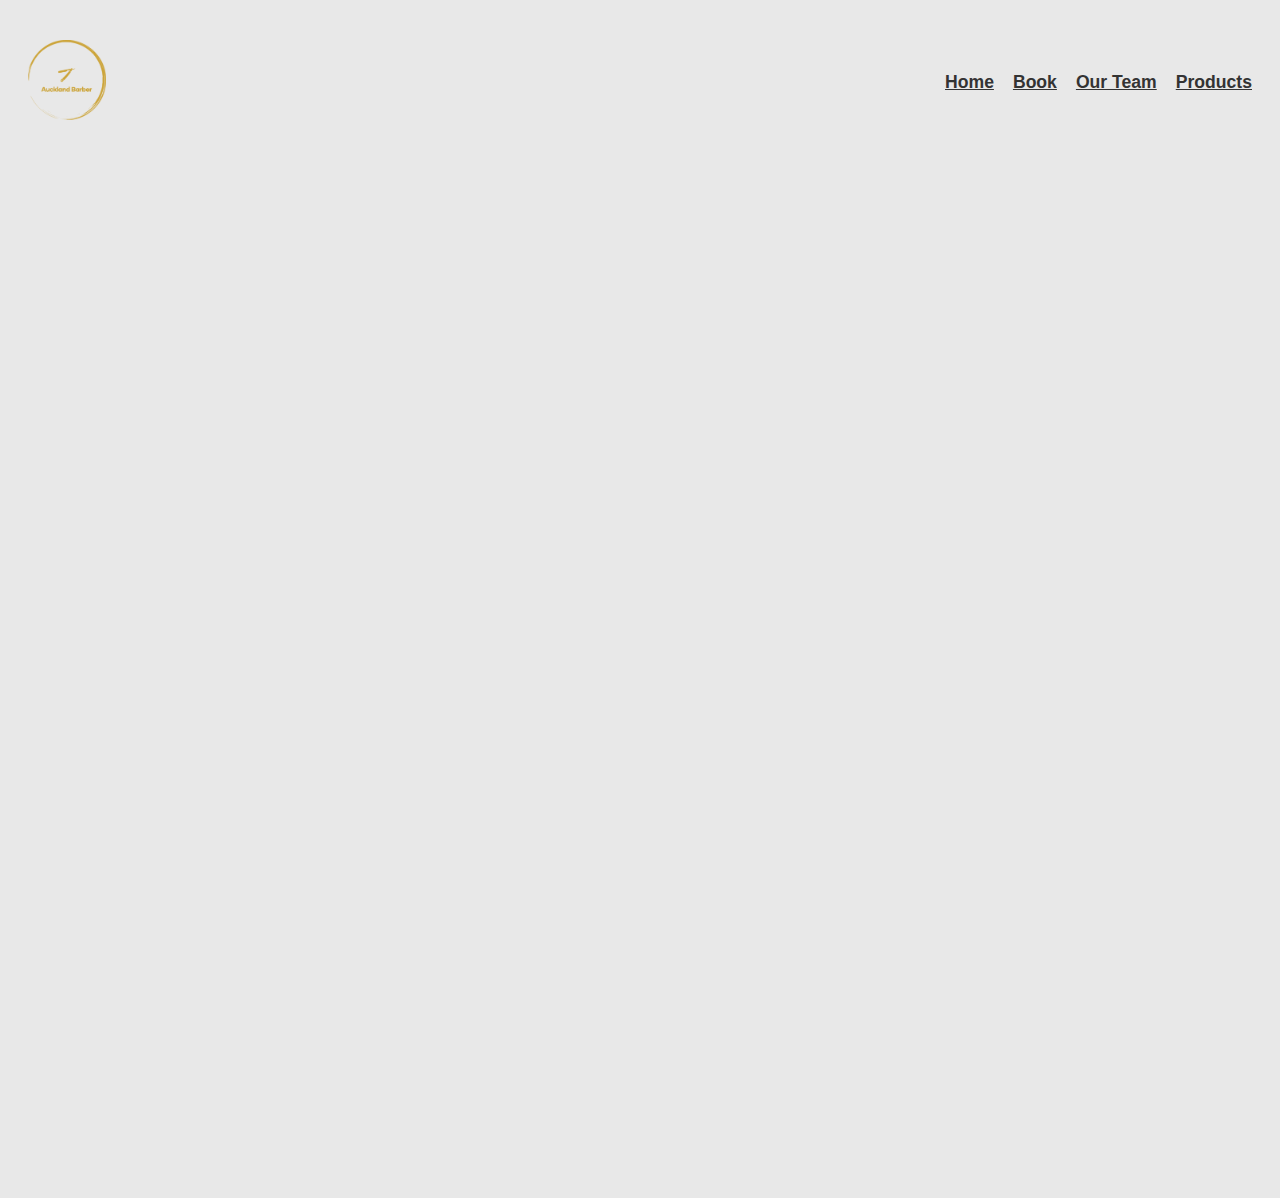
<file: book.html>
<!DOCTYPE html>
<html lang="en">
<head>
    <meta charset="UTF-8">
    <meta name="viewport" content="width=device-width, initial-scale=1.0">
    <title>Home</title>
    <link rel="stylesheet" href="/Stylesheets/styles.css">
</head>

<body>
    <header class="header">
        <div class="header-wrap col-wrap">
            <div class="col-20">
                <img src="img/logo color.png" class="logo-header">
            </div>
            <div class="col-80 menu-col">
                <div class="menu-wrap">
                    <a href="index.html" class="btn-link menu-links text-dark">Home</a>
                    <a href="book.html" class="btn-link menu-links text-dark">Book</a>
                    <a href="team.html" class="btn-link menu-links text-dark">Our Team</a>
                    <a href="products.html" class="btn-link menu-links text-dark">Products</a>
                </div>
            </div>
        </div>
    </header>
    <section id="booking-sect">
        <iframe class="booking-form" src="https://docs.google.com/forms/d/e/1FAIpQLSfN5BKv7qwLUkHWtXGUlOddQ5_23aOFnTh62Tknrxg59c9hig/viewform?embedded=true" width="100%" height="1000px" frameborder="0" marginheight="0" marginwidth="0">Loading…</iframe>    </section>
</body>
</file>
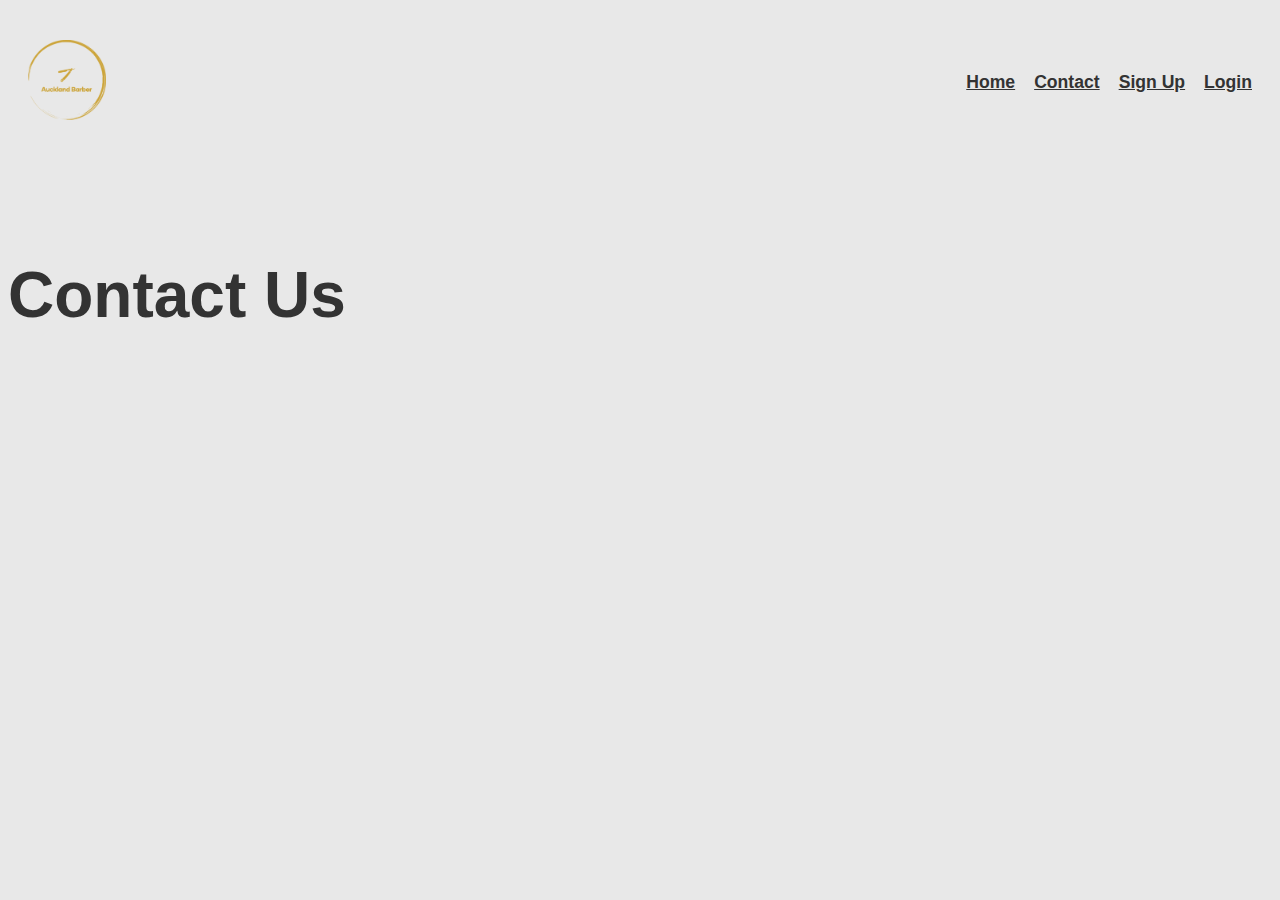
<file: contact.html>
<!DOCTYPE html>
<html lang="en">
<head>
    <meta charset="UTF-8">
    <meta name="viewport" content="width=device-width, initial-scale=1.0">
    <title>Home</title>
    <link rel="stylesheet" href="/Stylesheets/styles.css">
</head>

<body>
<header class="header">
<div class="header-wrap col-wrap">
    <div class="col-20">
        <img src="img/logo color.png" class="logo-header">
    </div>
    <div class="col-80 menu-col">
        <div class="menu-wrap">
            <a href="index.html" class="btn-link menu-links text-dark">Home</a>
            <a href="contact.html" class="btn-link menu-links text-dark">Contact</a>
            <a href="signup.html" class="btn-link menu-links text-dark">Sign Up</a>
            <a href="login.html" class="btn-link menu-links text-dark">Login</a>
        </div>
    </div>
</div>
</header>

<section class="body">
    <h1 class="heading text-dark">Contact Us</h1>
</section>

</body>
</file>
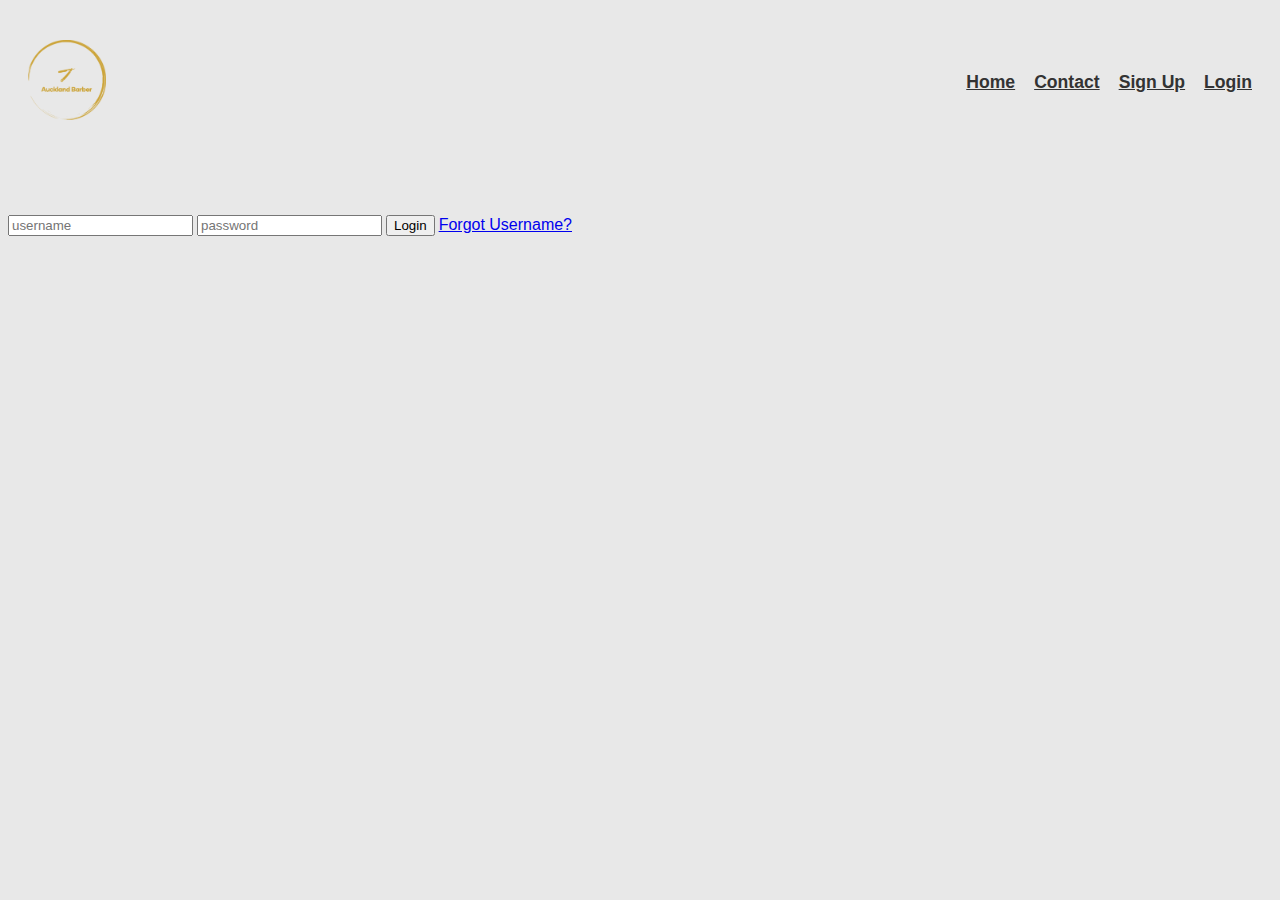
<file: login.html>
<!DOCTYPE html>
<html lang="en">
<head>
    <meta charset="UTF-8">
    <meta name="viewport" content="width=device-width, initial-scale=1.0">
    <title>Home</title>
    <link rel="stylesheet" href="/Stylesheets/styles.css">
</head>

<body>
<header class="header">
<div class="header-wrap col-wrap">
    <div class="col-20">
        <img src="img/logo color.png" class="logo-header">
    </div>
    <div class="col-80 menu-col">
        <div class="menu-wrap">
            <a href="index.html" class="btn-link menu-links text-dark">Home</a>
            <a href="contact.html" class="btn-link menu-links text-dark">Contact</a>
            <a href="signup.html" class="btn-link menu-links text-dark">Sign Up</a>
            <a href="login.html" class="btn-link menu-links text-dark">Login</a>
        </div>
    </div>
</div>
</header>
<section class="body">
    <form>
        <input type="text" title="username" placeholder="username" />
        <input type="password" title="username" placeholder="password" />
        <button type="submit" class="btn">Login</button>
        <a class="forgot" href="#">Forgot Username?</a>
      </form>
</section>
</body>
</file>
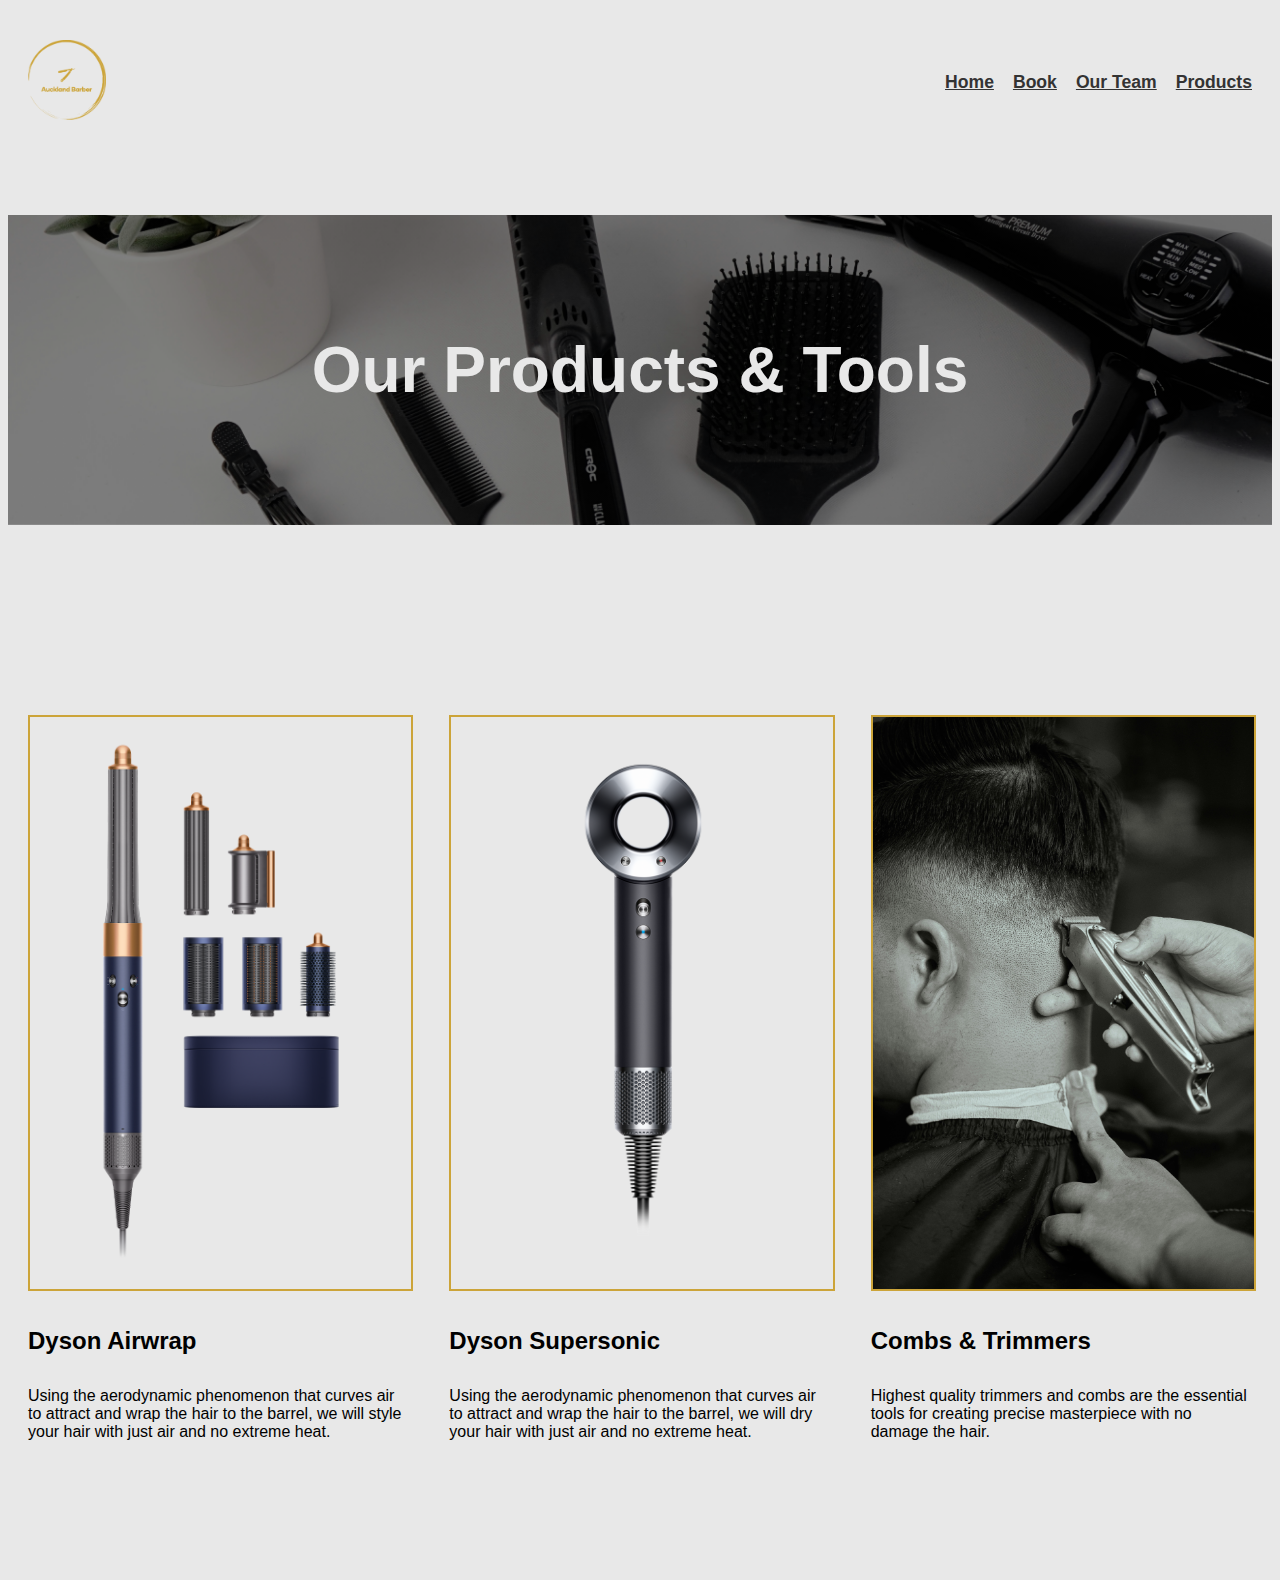
<file: products.html>
<!DOCTYPE html>
<html lang="en">
<head>
    <meta charset="UTF-8">
    <meta name="viewport" content="width=device-width, initial-scale=1.0">
    <title>Home</title>
    <link rel="stylesheet" href="/Stylesheets/styles.css">
</head>

<body>
<header class="header">
<div class="header-wrap col-wrap">
    <div class="col-20">
        <img src="img/logo color.png" class="logo-header">
    </div>
    <div class="col-80 menu-col">
        <div class="menu-wrap">
            <a href="index.html" class="btn-link menu-links text-dark">Home</a>
            <a href="book.html" class="btn-link menu-links text-dark">Book</a>
            <a href="team.html" class="btn-link menu-links text-dark">Our Team</a>
            <a href="products.html" class="btn-link menu-links text-dark">Products</a>
        </div>
    </div>
</div>
</header>
<section>
    <section class="top-products-section">
        <div class="home-top-wrap">
            <h1 class="heading text-white">Our Products & Tools</h1>
        </div>
    </section>
</section>
<section>
    <div class="col-wrap">
        <div class="col-33">
            <img class="service-img" src="img/airwrap.png">
            <h4 class="product-heading">Dyson Airwrap</h4>
            <p class="product-desc">Using the aerodynamic phenomenon that curves air to attract and wrap the hair to the barrel, we will style your hair with just air and no extreme heat.</p>
        </div>
        <div class="col-33">
            <img class="service-img" src="img/dyson-supersonic.png">
            <h4 class="product-heading">Dyson Supersonic</h4>
            <p class="product-desc">Using the aerodynamic phenomenon that curves air to attract and wrap the hair to the barrel, we will dry your hair with just air and no extreme heat.</p>
        </div>
        <div class="col-33">
            <img class="service-img" src="img/trimmer.jpg">
            <h4 class="product-heading">Combs & Trimmers</h4>
            <p class="product-desc">Highest quality trimmers and combs are the essential tools for creating precise masterpiece with no damage the hair.</p>
        </div>

    </div>
</section>
</body>
</file>
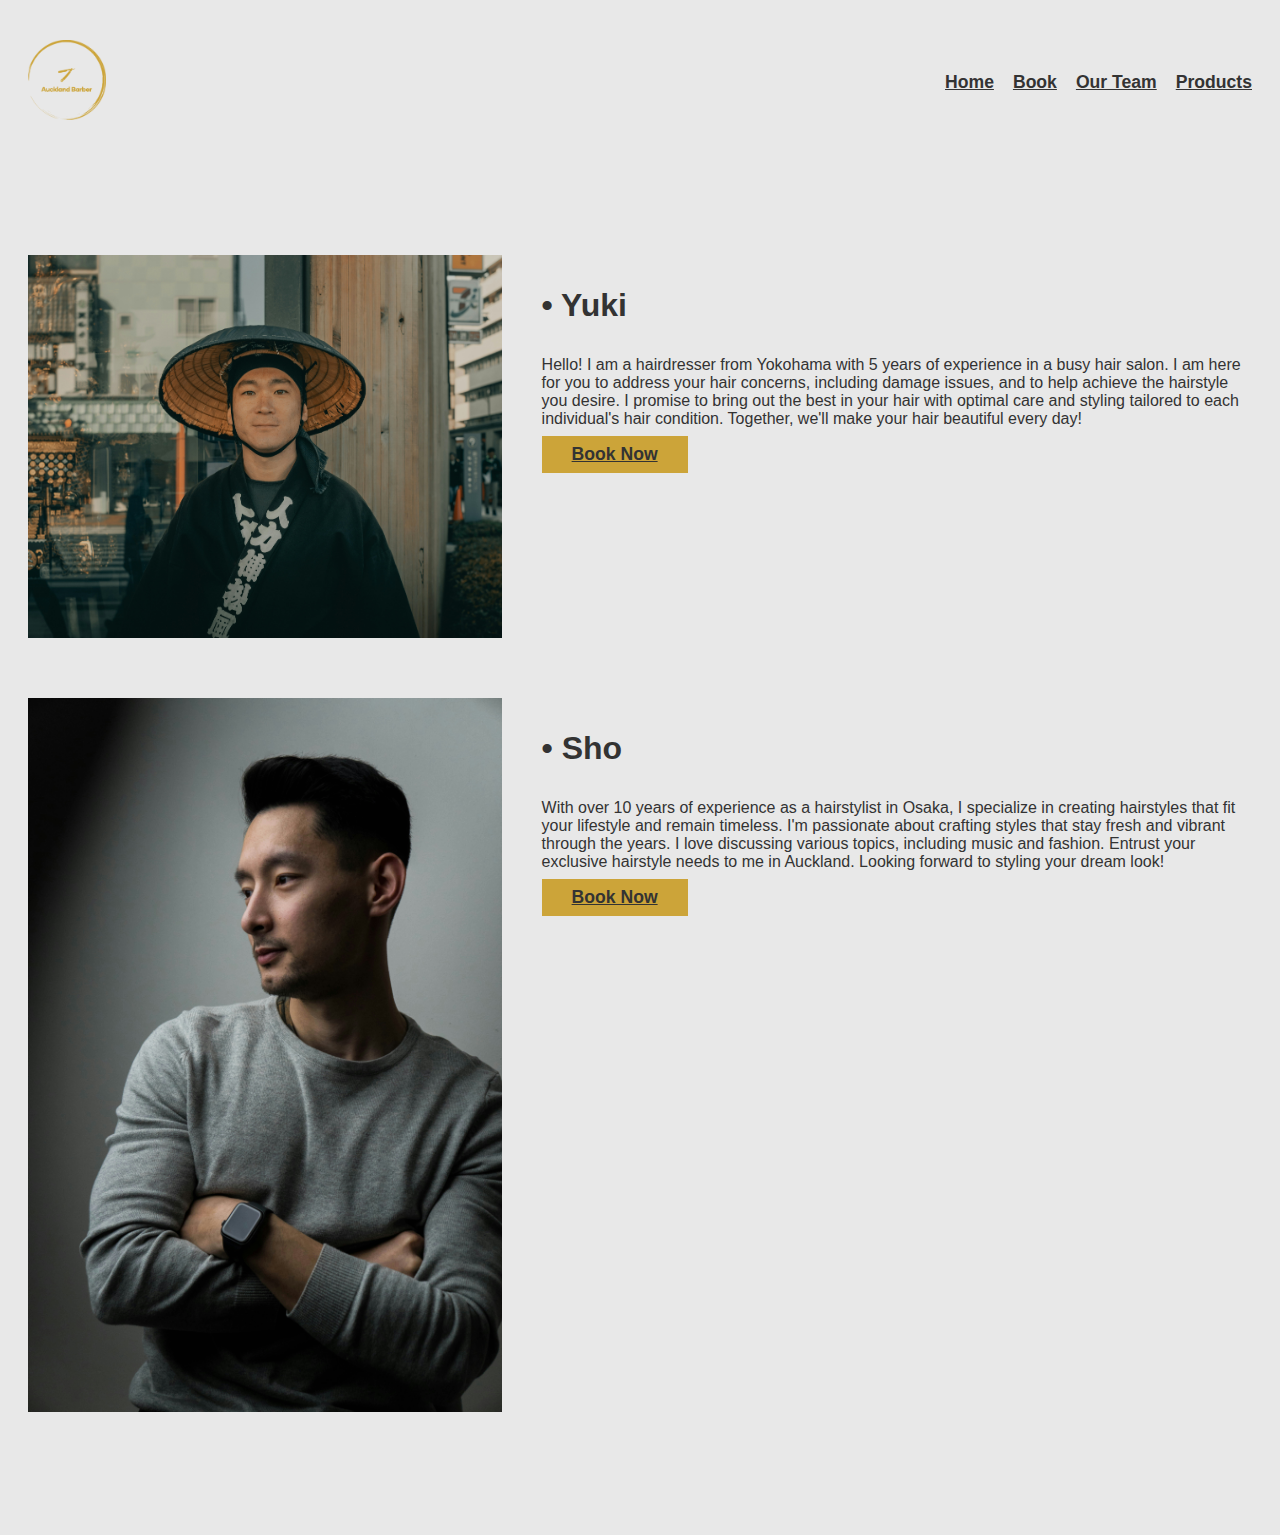
<file: team.html>
<!DOCTYPE html>
<html lang="en">
<head>
    <meta charset="UTF-8">
    <meta name="viewport" content="width=device-width, initial-scale=1.0">
    <title>Home</title>
    <link rel="stylesheet" href="/Stylesheets/styles.css">
</head>

<body>
<header class="header">
<div class="header-wrap col-wrap">
    <div class="col-20">
        <img src="img/logo color.png" class="logo-header">
    </div>
    <div class="col-80 menu-col">
        <div class="menu-wrap">
            <a href="index.html" class="btn-link menu-links text-dark">Home</a>
            <a href="book.html" class="btn-link menu-links text-dark">Book</a>
            <a href="team.html" class="btn-link menu-links text-dark">Our Team</a>
            <a href="products.html" class="btn-link menu-links text-dark">Products</a>
        </div>
    </div>
</div>
</header>
<section>
    <div class="col-wrap">
        <div class="col-40">
            <img class="img" src="img/stylist-1.jpg">
        </div>
        <div class="col-60">
            <h3 class="heading text-dark">• Yuki</h3>
            <p class="paragraph text-dark">Hello! I am a hairdresser from Yokohama with 5 years of experience in a busy hair salon. I am here for you to address your hair concerns, including damage issues, and to help achieve the hairstyle you desire. I promise to bring out the best in your hair with optimal care and styling tailored to each individual's hair condition. Together, we'll make your hair beautiful every day!
            </p>
            <div class="marg-top btn-wrap">
                <a href="book.html" class="btn-link text-dark">Book Now</a>
            </div>
        </div>
    </div>
    <div class="col-wrap">
        <div class="col-40">
            <img class="img" src="img/stylist-2.jpg">
        </div>
        <div class="col-60">
            <h3 class="heading text-dark">• Sho</h3>
            <p class="paragraph text-dark">With over 10 years of experience as a hairstylist in Osaka, I specialize in creating hairstyles that fit your lifestyle and remain timeless. I'm passionate about crafting styles that stay fresh and vibrant through the years. I love discussing various topics, including music and fashion. Entrust your exclusive hairstyle needs to me in Auckland. Looking forward to styling your dream look!
            </p>
            <div class="marg-top btn-wrap">
                <a href="book.html" class="btn-link text-dark">Book Now</a>
            </div>
        </div>
    </div>
 </section>

</body>
</file>
<file: Stylesheets/styles.css>
:root{
    --light-grey-color:#e8e8e8;
    --gold-color:#cca439;
    --dark-grey-color:#333333;
}

body{
    background-color: var(--light-grey-color);
}


section{
    max-width: 1440px;
    margin-right: auto;
    margin-left: auto;
    padding-top: 75px;
    padding-bottom: 75px;
}

h1,h2,h3,h4,h5{
    font-family: 'Roboto', sans-serif;
}

.text-dark{
    color: var(--dark-grey-color);
}

.text-white{
    color: var(--light-grey-color);
}

a,p{
    font-family: 'Roboto', sans-serif;
}

h1{
    font-size: 4rem;
}

h2{
    font-size: 3rem;
}

h3{
    font-size: 2rem;
}

h4{
    font-size: 1.5rem;
}

h5{
    font-size: 1.2rem;
}

p{
    font-size: 1rem;
}

.col-wrap{
    margin-top: 20px;
    margin-bottom: 20px;
    display: flex;
}

.col-20{
    width: 20%;
    padding: 20px;
}

.col-33{
    width: 33%;
    padding: 20px;
}

.col-40{
    width: 40%;
    padding: 20px;
}

.col-50{
    width: 50%;
    padding: 20px;
}

.col-60{
    width: 60%;
    padding: 20px;
}

.col-80{
    width: 79%;
    padding: 20px;
    margin-left: auto;
}

.marg-top{
    margin-top: 25px;
}

.img{
    width: 100%;
    height: 100%;
}

.header{
    max-height: 120px;
    max-width: 1440px;
    margin-left: auto;
    margin-right: auto;
}

.logo-header{
    max-height: 80px;
}

.menu-wrap{
margin-left: auto;
}

.menu-links{
    margin-left: 15px;
    font-size: 1.2em;
    font-weight: 600;
}

.menu-col{
    display: flex;
    align-items: center;
}

.btn-wrap{
    padding: 10px 30px;
    background-color: var(--gold-color);
    display: inline;
}

.btn-link{
    font-size: 1.1rem;
    font-weight: 600;
}

/*** Home Page ***/

.top-home-section{
    background-image: linear-gradient(rgba(0, 0, 0, 0.5),
                       rgba(0, 0, 0, 0.5)), url("../img/home-top.jpg");
    background-size: cover;
    background-position-y: 50%;
}

.home-top-wrap{
    text-align: center;
}

.service-img{
    width: 100%;
    border: 2px solid var(--gold-color);
}

/*** book page ***/

.booking-form{
    width: 100%;
    height: 100%;
    overflow: hidden;
}

#booking-sect{
    height: 100vh;
}
/*** Products page ***/

.top-products-section{
    background-size: cover;
    background-position-y: 50%;
    background-image: linear-gradient(rgba(0, 0, 0, 0.5),
                       rgba(0, 0, 0, 0.5)), url("../img/products-cover.jpg");
}
</file>
